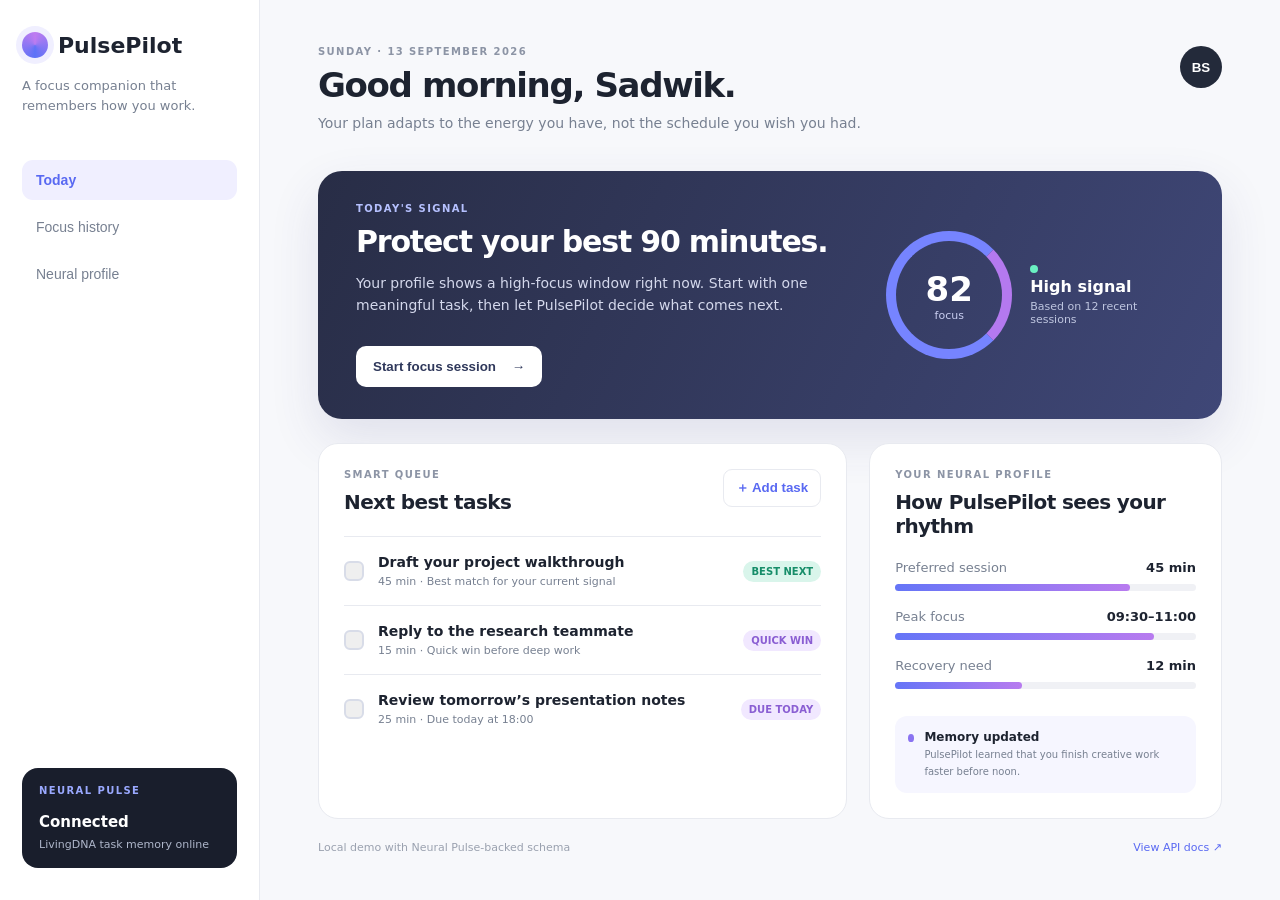
<file: index.html>
﻿<!doctype html>
<html lang="en">
<head><meta charset="utf-8"><meta name="viewport" content="width=device-width, initial-scale=1"><title>PulsePilot — Focus, adapted by your energy</title><link rel="stylesheet" href="styles.css"></head>
<body>
  <div class="shell">
    <aside class="sidebar"><div class="brand"><span class="orb"></span><span>PulsePilot</span></div><p class="tag">A focus companion that remembers how you work.</p><nav><button class="nav active">Today</button><button class="nav">Focus history</button><button class="nav">Neural profile</button></nav><div class="pulse-card"><div class="eyebrow">NEURAL PULSE</div><strong>Connected</strong><span>LivingDNA task memory online</span></div></aside>
    <main class="main">
      <header class="top"><div><p class="eyebrow">SUNDAY · 13 SEPTEMBER 2026</p><h1>Good morning, Sadwik.</h1><p class="sub">Your plan adapts to the energy you have, not the schedule you wish you had.</p></div><button class="avatar">BS</button></header>
      <section class="hero"><div><p class="eyebrow">TODAY'S SIGNAL</p><h2>Protect your best 90 minutes.</h2><p>Your profile shows a high-focus window right now. Start with one meaningful task, then let PulsePilot decide what comes next.</p><button id="startBtn" class="primary">Start focus session <span>→</span></button></div><div class="signal"><div class="ring"><b id="focusScore">82</b><span>focus</span></div><div class="signal-meta"><span class="dot"></span><strong>High signal</strong><small>Based on 12 recent sessions</small></div></div></section>
      <section class="grid"><div class="panel tasks"><div class="panel-head"><div><p class="eyebrow">SMART QUEUE</p><h3>Next best tasks</h3></div><button id="addBtn" class="ghost">＋ Add task</button></div><div id="taskList"></div></div><div class="panel profile"><p class="eyebrow">YOUR NEURAL PROFILE</p><h3>How PulsePilot sees your rhythm</h3><div class="profile-row"><span>Preferred session</span><strong>45 min</strong></div><div class="bar"><i style="width:78%"></i></div><div class="profile-row"><span>Peak focus</span><strong>09:30–11:00</strong></div><div class="bar"><i style="width:86%"></i></div><div class="profile-row"><span>Recovery need</span><strong>12 min</strong></div><div class="bar"><i style="width:42%"></i></div><div class="memory"><span class="memory-dot"></span><p><b>Memory updated</b><br><small>PulsePilot learned that you finish creative work faster before noon.</small></p></div></div></section>
      <footer><span>Local demo with Neural Pulse-backed schema</span><a href="https://pulse.evorozen.com/docs" target="_blank">View API docs ↗</a></footer>
    </main>
  </div>
  <script src="app.js"></script>
</body></html>
</file>
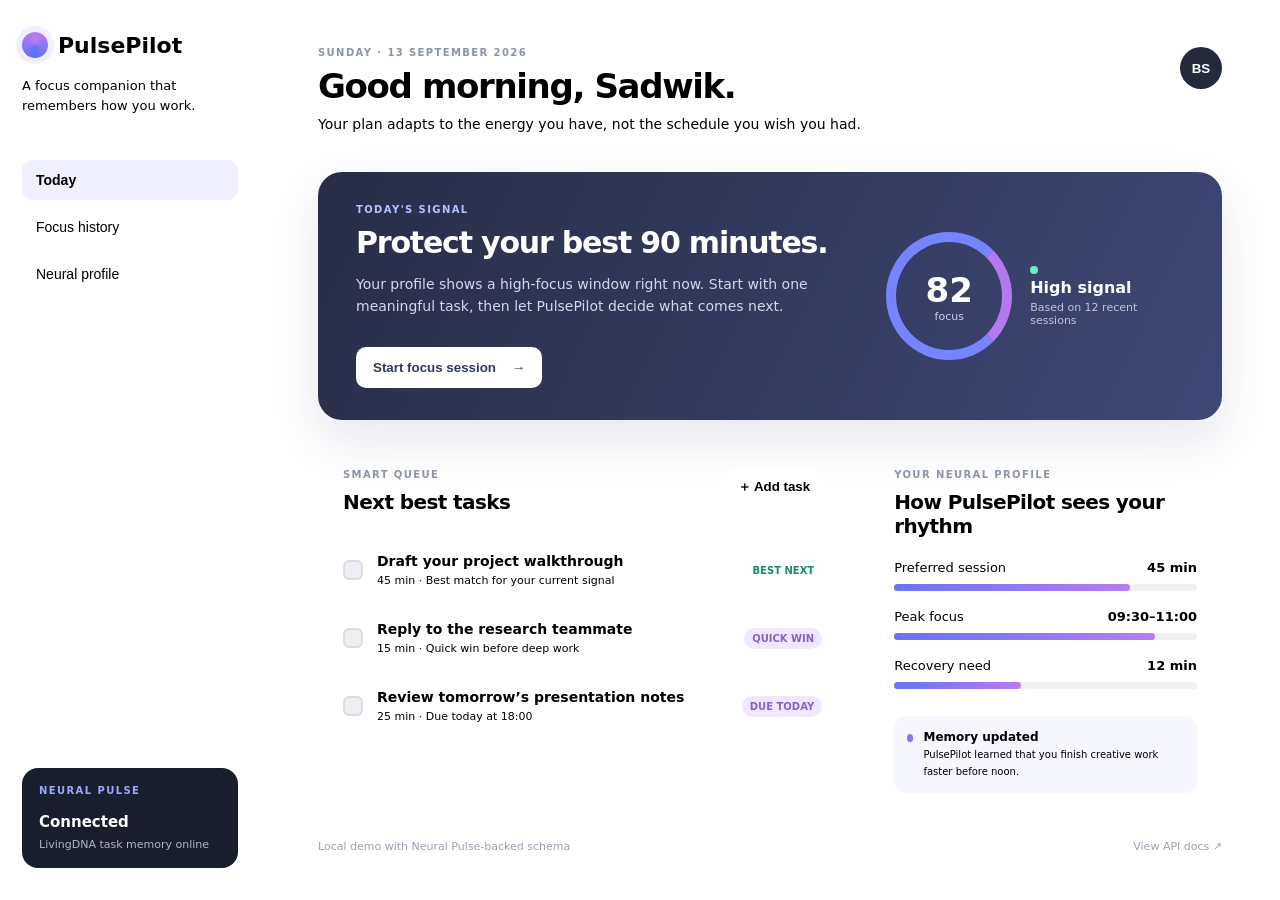
<file: pulsepilot-demo.html>
﻿<!doctype html>
<html lang="en">
<head><meta charset="utf-8"><meta name="viewport" content="width=device-width, initial-scale=1"><title>PulsePilot — Focus, adapted by your energy</title><style>﻿:root{--ink:#1d2330;--muted:#778091;--line:#e8eaf0;--bg:#f7f8fb;--card:#fff;--blue:#5969f2;--violet:#9d67f4;--mint:#d9f5eb}*{box-sizing:border-box}body{margin:0;background:var(--bg);color:var(--ink);font-family:Inter,ui-sans-serif,system-ui,-apple-system,Segoe UI,sans-serif}.shell{display:flex;min-height:100vh}.sidebar{width:260px;background:#fff;border-right:1px solid var(--line);padding:32px 22px;display:flex;flex-direction:column}.brand{font-size:22px;font-weight:800;display:flex;align-items:center;gap:10px}.orb{width:26px;height:26px;border-radius:50%;background:conic-gradient(from 180deg,#5c72f7,#bf7cf0,#5c72f7);box-shadow:0 0 0 6px #f0efff}.tag{font-size:13px;line-height:1.5;color:var(--muted);margin:18px 0 45px}.sidebar nav{display:grid;gap:7px}.nav{border:0;background:transparent;text-align:left;padding:12px 14px;border-radius:11px;color:var(--muted);font-size:14px;cursor:pointer}.nav.active,.nav:hover{background:#f0efff;color:var(--blue);font-weight:700}.pulse-card{margin-top:auto;background:#191e2c;color:white;border-radius:16px;padding:17px;display:grid;gap:7px}.pulse-card .eyebrow{color:#9aa9ff}.pulse-card strong{font-size:15px}.pulse-card span{font-size:11px;color:#aeb6ca}.main{max-width:1120px;flex:1;padding:42px 58px;margin:auto}.top{display:flex;justify-content:space-between;align-items:flex-start}.eyebrow{font-size:10px;letter-spacing:.14em;font-weight:800;color:#8c94a5;margin:0 0 10px}.top h1{font-size:34px;line-height:1.1;margin:0 0 10px;letter-spacing:-.04em}.sub{color:var(--muted);margin:0;font-size:14px}.avatar{border:0;border-radius:50%;background:#232a3a;color:#fff;width:42px;height:42px;font-weight:700}.hero{margin-top:40px;background:linear-gradient(116deg,#282d46,#3f4777);color:#fff;border-radius:24px;padding:32px 38px;display:flex;justify-content:space-between;align-items:center;min-height:230px;box-shadow:0 20px 50px #363d781f}.hero .eyebrow{color:#b6c1ff}.hero h2{font-size:30px;max-width:510px;margin:0 0 11px;letter-spacing:-.04em}.hero p:not(.eyebrow){color:#d4d8ec;max-width:540px;line-height:1.55;font-size:14px}.primary{margin-top:16px;border:0;border-radius:10px;background:#fff;color:#2f385b;padding:13px 17px;font-weight:800;cursor:pointer}.primary span{margin-left:12px}.signal{display:flex;align-items:center;gap:18px}.ring{width:128px;height:128px;border-radius:50%;border:10px solid #7684ff;border-right-color:#b479ef;display:grid;place-content:center;text-align:center}.ring b{font-size:34px}.ring span{font-size:11px;color:#c9cef0}.signal-meta{display:grid;gap:4px}.signal-meta small{color:#bec5df;font-size:11px}.dot{width:8px;height:8px;border-radius:50%;background:#6af0c2}.grid{display:grid;grid-template-columns:1.5fr 1fr;gap:22px;margin-top:24px}.panel{background:var(--card);border:1px solid var(--line);border-radius:20px;padding:25px}.panel-head{display:flex;justify-content:space-between;align-items:start}.panel h3{margin:0 0 22px;font-size:20px;letter-spacing:-.03em}.ghost{border:1px solid var(--line);background:#fff;padding:9px 12px;border-radius:9px;color:var(--blue);font-weight:700;cursor:pointer}.task{display:flex;align-items:center;gap:14px;padding:17px 0;border-top:1px solid var(--line)}.check{width:20px;height:20px;border-radius:6px;border:2px solid #d8dce8;cursor:pointer;flex:0 0 auto}.check.done{background:var(--blue);border-color:var(--blue);position:relative}.check.done:after{content:'✓';position:absolute;color:#fff;font-size:12px;left:3px;top:-1px}.task-body{flex:1}.task-title{font-weight:700;font-size:14px}.task-title.done{text-decoration:line-through;color:#9ba2b0}.task-meta{font-size:11px;color:var(--muted);margin-top:5px}.pill{font-size:10px;font-weight:800;color:#8a5ed3;background:#f1e8ff;border-radius:30px;padding:5px 8px}.pill.green{color:#168d69;background:var(--mint)}.profile-row{display:flex;justify-content:space-between;font-size:13px;color:var(--muted);margin-top:18px}.profile-row strong{color:var(--ink)}.bar{height:7px;border-radius:20px;background:#f0f1f5;margin-top:9px}.bar i{display:block;height:100%;border-radius:20px;background:linear-gradient(90deg,#6575f7,#b87bef)}.memory{display:flex;gap:10px;background:#f6f6ff;border-radius:12px;padding:13px;margin-top:27px}.memory-dot{width:8px;height:8px;border-radius:50%;background:#8a73f1;margin-top:5px}.memory p{margin:0;line-height:1.4;font-size:12px}.memory small{color:var(--muted)}footer{display:flex;justify-content:space-between;color:#9aa1af;font-size:11px;margin-top:22px}footer a{color:var(--blue);text-decoration:none}@media(max-width:850px){.sidebar{display:none}.main{padding:26px 18px}.hero{display:block}.signal{margin-top:25px}.grid{grid-template-columns:1fr}.top h1{font-size:28px}}
</style></head>
<body>
  <div class="shell">
    <aside class="sidebar"><div class="brand"><span class="orb"></span><span>PulsePilot</span></div><p class="tag">A focus companion that remembers how you work.</p><nav><button class="nav active">Today</button><button class="nav">Focus history</button><button class="nav">Neural profile</button></nav><div class="pulse-card"><div class="eyebrow">NEURAL PULSE</div><strong>Connected</strong><span>LivingDNA task memory online</span></div></aside>
    <main class="main">
      <header class="top"><div><p class="eyebrow">SUNDAY · 13 SEPTEMBER 2026</p><h1>Good morning, Sadwik.</h1><p class="sub">Your plan adapts to the energy you have, not the schedule you wish you had.</p></div><button class="avatar">BS</button></header>
      <section class="hero"><div><p class="eyebrow">TODAY'S SIGNAL</p><h2>Protect your best 90 minutes.</h2><p>Your profile shows a high-focus window right now. Start with one meaningful task, then let PulsePilot decide what comes next.</p><button id="startBtn" class="primary">Start focus session <span>→</span></button></div><div class="signal"><div class="ring"><b id="focusScore">82</b><span>focus</span></div><div class="signal-meta"><span class="dot"></span><strong>High signal</strong><small>Based on 12 recent sessions</small></div></div></section>
      <section class="grid"><div class="panel tasks"><div class="panel-head"><div><p class="eyebrow">SMART QUEUE</p><h3>Next best tasks</h3></div><button id="addBtn" class="ghost">＋ Add task</button></div><div id="taskList"></div></div><div class="panel profile"><p class="eyebrow">YOUR NEURAL PROFILE</p><h3>How PulsePilot sees your rhythm</h3><div class="profile-row"><span>Preferred session</span><strong>45 min</strong></div><div class="bar"><i style="width:78%"></i></div><div class="profile-row"><span>Peak focus</span><strong>09:30–11:00</strong></div><div class="bar"><i style="width:86%"></i></div><div class="profile-row"><span>Recovery need</span><strong>12 min</strong></div><div class="bar"><i style="width:42%"></i></div><div class="memory"><span class="memory-dot"></span><p><b>Memory updated</b><br><small>PulsePilot learned that you finish creative work faster before noon.</small></p></div></div></section>
      <footer><span>Local demo with Neural Pulse-backed schema</span><a href="https://pulse.evorozen.com/docs" target="_blank">View API docs ↗</a></footer>
    </main>
  </div>
  <script>﻿const tasks=[{title:'Draft your project walkthrough',meta:'45 min · Best match for your current signal',pill:'BEST NEXT',green:true,done:false},{title:'Reply to the research teammate',meta:'15 min · Quick win before deep work',pill:'QUICK WIN',done:false},{title:'Review tomorrow’s presentation notes',meta:'25 min · Due today at 18:00',pill:'DUE TODAY',done:false}];
const list=document.getElementById('taskList'); function render(){list.innerHTML=tasks.map((t,i)=>`<div class="task"><button class="check ${t.done?'done':''}" data-i="${i}" aria-label="Complete task"></button><div class="task-body"><div class="task-title ${t.done?'done':''}">${t.title}</div><div class="task-meta">${t.meta}</div></div><span class="pill ${t.green?'green':''}">${t.pill}</span></div>`).join(''); document.querySelectorAll('.check').forEach(b=>b.onclick=()=>{tasks[+b.dataset.i].done=!tasks[+b.dataset.i].done;render()})}render();document.getElementById('startBtn').onclick=()=>{document.getElementById('startBtn').innerHTML='Session started <span>✓</span>';document.getElementById('startBtn').style.background='#d9f5eb';document.getElementById('startBtn').style.color='#168d69'};document.getElementById('addBtn').onclick=()=>{const title=prompt('What should PulsePilot remember?');if(title){tasks.push({title,meta:'Added just now · Neural memory ready',pill:'NEW',green:true,done:false});render()}};
</script>
</body></html>
</file>
<file: styles.css>
﻿:root{--ink:#1d2330;--muted:#778091;--line:#e8eaf0;--bg:#f7f8fb;--card:#fff;--blue:#5969f2;--violet:#9d67f4;--mint:#d9f5eb}*{box-sizing:border-box}body{margin:0;background:var(--bg);color:var(--ink);font-family:Inter,ui-sans-serif,system-ui,-apple-system,Segoe UI,sans-serif}.shell{display:flex;min-height:100vh}.sidebar{width:260px;background:#fff;border-right:1px solid var(--line);padding:32px 22px;display:flex;flex-direction:column}.brand{font-size:22px;font-weight:800;display:flex;align-items:center;gap:10px}.orb{width:26px;height:26px;border-radius:50%;background:conic-gradient(from 180deg,#5c72f7,#bf7cf0,#5c72f7);box-shadow:0 0 0 6px #f0efff}.tag{font-size:13px;line-height:1.5;color:var(--muted);margin:18px 0 45px}.sidebar nav{display:grid;gap:7px}.nav{border:0;background:transparent;text-align:left;padding:12px 14px;border-radius:11px;color:var(--muted);font-size:14px;cursor:pointer}.nav.active,.nav:hover{background:#f0efff;color:var(--blue);font-weight:700}.pulse-card{margin-top:auto;background:#191e2c;color:white;border-radius:16px;padding:17px;display:grid;gap:7px}.pulse-card .eyebrow{color:#9aa9ff}.pulse-card strong{font-size:15px}.pulse-card span{font-size:11px;color:#aeb6ca}.main{max-width:1120px;flex:1;padding:42px 58px;margin:auto}.top{display:flex;justify-content:space-between;align-items:flex-start}.eyebrow{font-size:10px;letter-spacing:.14em;font-weight:800;color:#8c94a5;margin:0 0 10px}.top h1{font-size:34px;line-height:1.1;margin:0 0 10px;letter-spacing:-.04em}.sub{color:var(--muted);margin:0;font-size:14px}.avatar{border:0;border-radius:50%;background:#232a3a;color:#fff;width:42px;height:42px;font-weight:700}.hero{margin-top:40px;background:linear-gradient(116deg,#282d46,#3f4777);color:#fff;border-radius:24px;padding:32px 38px;display:flex;justify-content:space-between;align-items:center;min-height:230px;box-shadow:0 20px 50px #363d781f}.hero .eyebrow{color:#b6c1ff}.hero h2{font-size:30px;max-width:510px;margin:0 0 11px;letter-spacing:-.04em}.hero p:not(.eyebrow){color:#d4d8ec;max-width:540px;line-height:1.55;font-size:14px}.primary{margin-top:16px;border:0;border-radius:10px;background:#fff;color:#2f385b;padding:13px 17px;font-weight:800;cursor:pointer}.primary span{margin-left:12px}.signal{display:flex;align-items:center;gap:18px}.ring{width:128px;height:128px;border-radius:50%;border:10px solid #7684ff;border-right-color:#b479ef;display:grid;place-content:center;text-align:center}.ring b{font-size:34px}.ring span{font-size:11px;color:#c9cef0}.signal-meta{display:grid;gap:4px}.signal-meta small{color:#bec5df;font-size:11px}.dot{width:8px;height:8px;border-radius:50%;background:#6af0c2}.grid{display:grid;grid-template-columns:1.5fr 1fr;gap:22px;margin-top:24px}.panel{background:var(--card);border:1px solid var(--line);border-radius:20px;padding:25px}.panel-head{display:flex;justify-content:space-between;align-items:start}.panel h3{margin:0 0 22px;font-size:20px;letter-spacing:-.03em}.ghost{border:1px solid var(--line);background:#fff;padding:9px 12px;border-radius:9px;color:var(--blue);font-weight:700;cursor:pointer}.task{display:flex;align-items:center;gap:14px;padding:17px 0;border-top:1px solid var(--line)}.check{width:20px;height:20px;border-radius:6px;border:2px solid #d8dce8;cursor:pointer;flex:0 0 auto}.check.done{background:var(--blue);border-color:var(--blue);position:relative}.check.done:after{content:'✓';position:absolute;color:#fff;font-size:12px;left:3px;top:-1px}.task-body{flex:1}.task-title{font-weight:700;font-size:14px}.task-title.done{text-decoration:line-through;color:#9ba2b0}.task-meta{font-size:11px;color:var(--muted);margin-top:5px}.pill{font-size:10px;font-weight:800;color:#8a5ed3;background:#f1e8ff;border-radius:30px;padding:5px 8px}.pill.green{color:#168d69;background:var(--mint)}.profile-row{display:flex;justify-content:space-between;font-size:13px;color:var(--muted);margin-top:18px}.profile-row strong{color:var(--ink)}.bar{height:7px;border-radius:20px;background:#f0f1f5;margin-top:9px}.bar i{display:block;height:100%;border-radius:20px;background:linear-gradient(90deg,#6575f7,#b87bef)}.memory{display:flex;gap:10px;background:#f6f6ff;border-radius:12px;padding:13px;margin-top:27px}.memory-dot{width:8px;height:8px;border-radius:50%;background:#8a73f1;margin-top:5px}.memory p{margin:0;line-height:1.4;font-size:12px}.memory small{color:var(--muted)}footer{display:flex;justify-content:space-between;color:#9aa1af;font-size:11px;margin-top:22px}footer a{color:var(--blue);text-decoration:none}@media(max-width:850px){.sidebar{display:none}.main{padding:26px 18px}.hero{display:block}.signal{margin-top:25px}.grid{grid-template-columns:1fr}.top h1{font-size:28px}}
</file>
